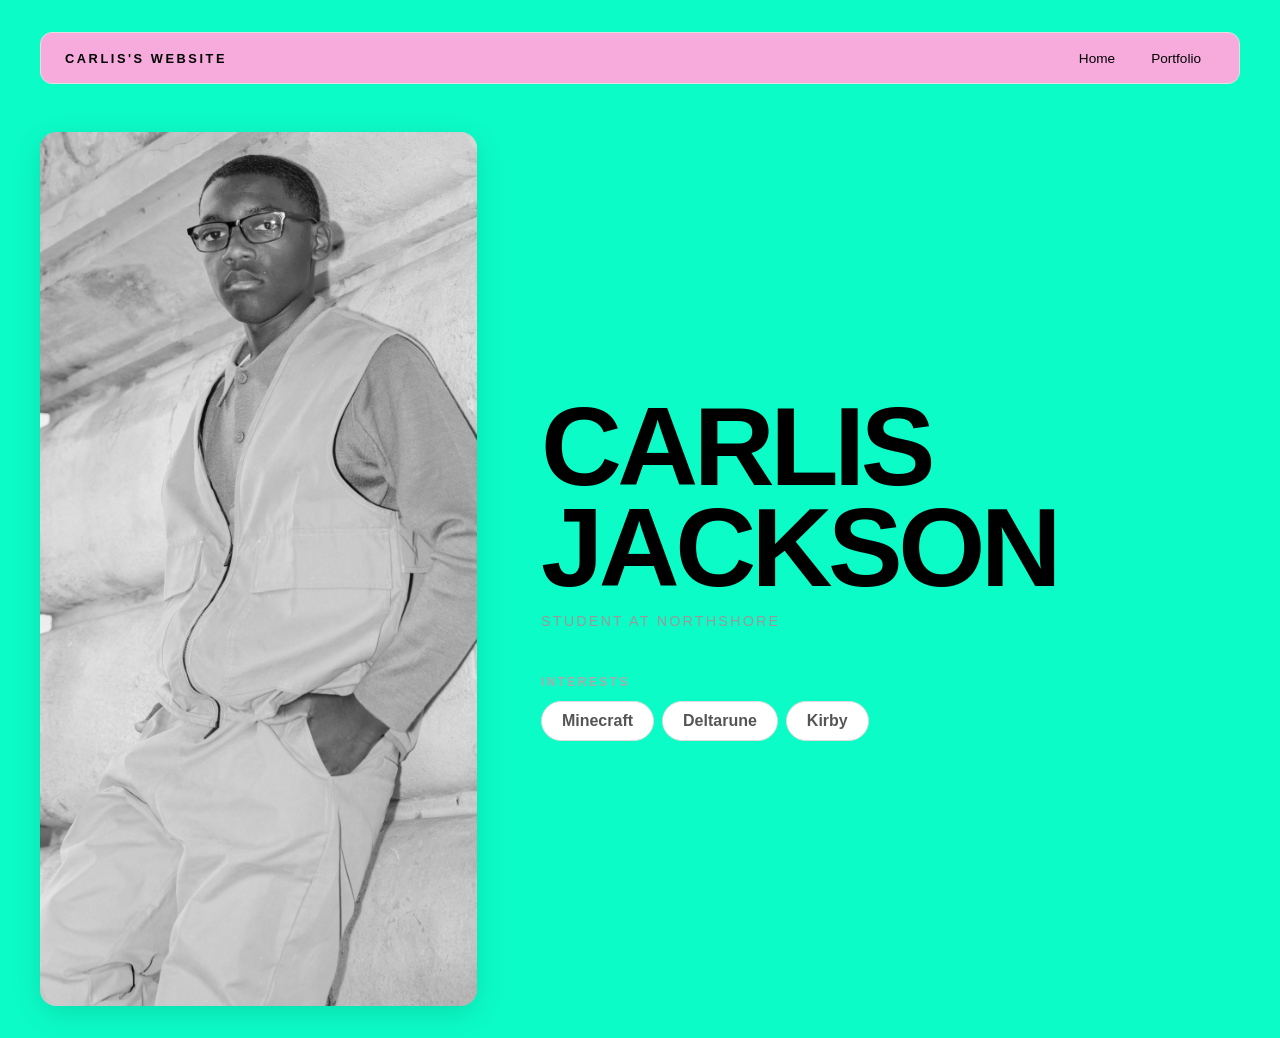
<file: index.html>
<!DOCTYPE html>
<html>

<head>
  <title>Carlis's Website</title>
  <link rel="stylesheet" href="style.css" />
</head>

<body>
  <!-- All content goes here -->
  <div id="all-contents">
    <nav>
      <h1>Carlis's Website</h1>
      <ul id = "nav-ul">
        <li class = "nav-li"><a href = "index.html">Home</a></li>
        <li class = "nav-li"><a href = "portfolio.html">Portfolio</a></li>
      </ul>
    </nav>
    <main>
      <div class="sidebar">
        <img class = "sidebar-img" src = "images/profilepic-carlis.png" alt = "Carlis's Profile Pic">
      </div>
      <div class="content">
        <h2>Carlis Jackson</h2>
        <p>Student at Northshore</p>
        <div id = "interests">
          <h3>Interests</h3>
          <ul>
            <li>Minecraft</li>
            <li>Deltarune</li>
            <li>Kirby</li>
          </ul>
        </div>
      </div>
    </main>
  </div>
</body>

</html>
</file>
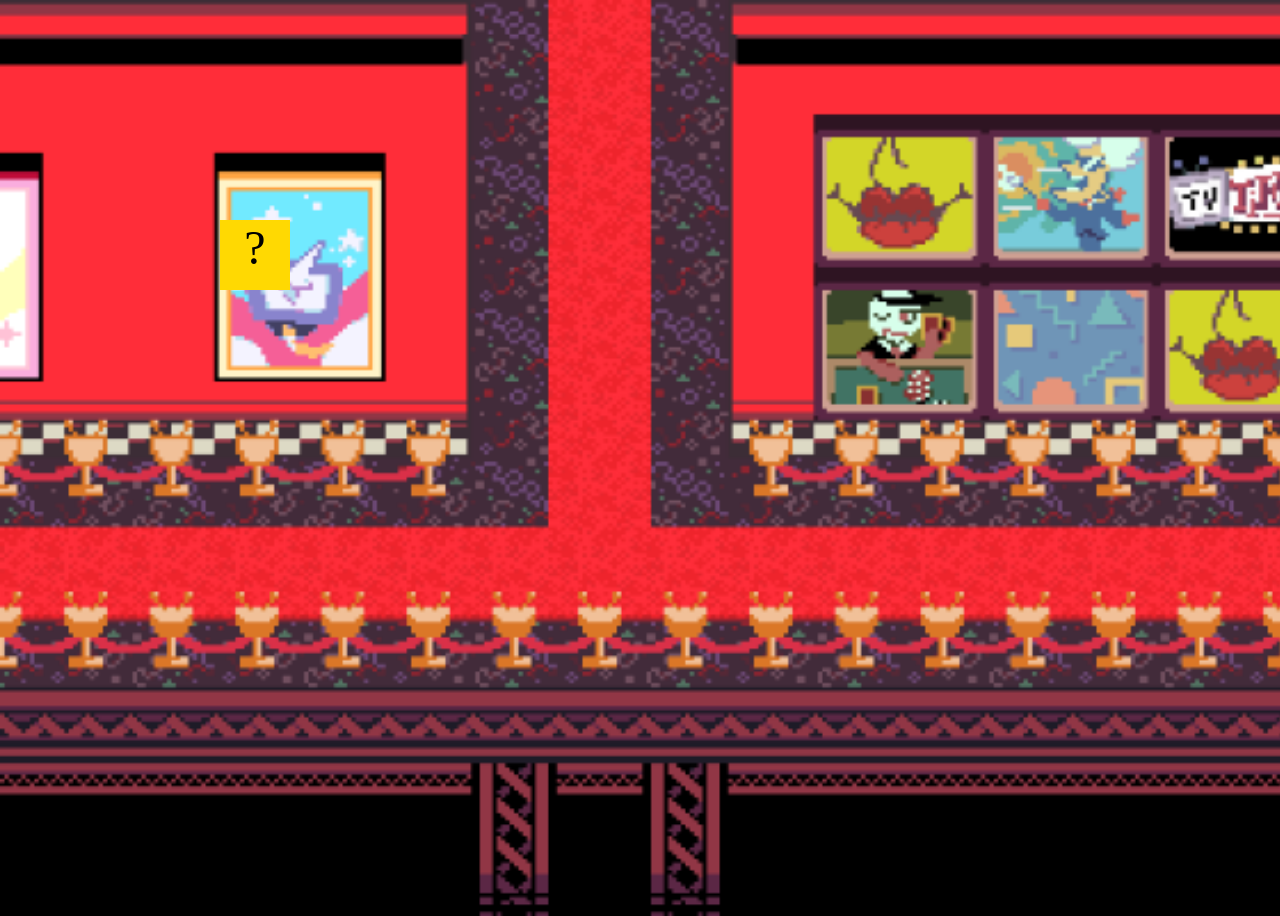
<file: fsd-projects/bouncing-box/index.html>
<!DOCTYPE html>
<html>
  <head>
    <meta charset="utf-8" />
    <title>Bouncing Box</title>
    <script src="jquery.min.js"></script>
    <style>
      body {
        background-image: url("image.png");
        background-color: #cccccc;
          -webkit-background-size: cover;
            -moz-background-size: cover;
            -o-background-size: cover;
            background-size: cover;
      }
      .box {
        width: 70px;
        height: 70px;
        background-color: rgb(255, 217, 2);
        font-size: 300%;
        text-align: center;
        user-select: none;
        display: block;
        position: absolute;
        top: 100px;
        /* Change me! */
        left: 0px;
      }

      .board {
        height: 100vh;
      }
    </style>
    <!-- 	<script src="//cdnjs.cloudflare.com/ajax/libs/jquery/2.1.1/jquery.min.js"></script> -->
  </head>

  <body class="board">
    <!-- HTML for the box -->
    <div class="box">?</div>

    <script>
      (function () {
        "use strict";
        /* global jQuery */

        //////////////////////////////////////////////////////////////////
        /////////////////// SETUP DO NOT DELETE //////////////////////////
        //////////////////////////////////////////////////////////////////

        var box = jQuery(".box"); // reference to the HTML .box element
        var board = jQuery(".board"); // reference to the HTML .board element
        var boardWidth = board.width(); // the maximum X-Coordinate of the screen

        // update the boardWidth variable when the window is resized
        jQuery(window).on("resize", function () {
          boardWidth = board.width();
        });

        // Every 50 milliseconds, call the update Function (see below)
        setInterval(update, 50);

        // Every time the box is clicked, call the handleBoxClick Function (see below)
        box.on("click", handleBoxClick);

        // moves the Box to a new position on the screen along the X-Axis
        function moveBoxTo(newPositionX, newPositionY) {
          box.css("left", newPositionX);
          box.css("top", newPositionY);
        }

        // changes the text displayed on the Box
        function changeBoxText(newText) {
          box.text(newText);
        }

        //////////////////////////////////////////////////////////////////
        /////////////////// YOUR CODE BELOW HERE /////////////////////////
        //////////////////////////////////////////////////////////////////

        // TODO 2 - Variable declarations
        var positionX = 0;
        var positionY = 0;
        var points = 1;
        var speed = 10





        /**
         * This Function will be called 20 times/second.
         * Each time it is called, it should move the Box to a new location.
         * If the box drifts off the screen, turn it around!
         */
        function update() {
          moveBoxTo(positionX, positionY);
          positionX += speed;
          positionY += speed;
          if (positionX > 1848) {
            speed *= -1;
          } else if (positionX < 0) {
            speed *= -1;
          }
          if (positionY > 880) {
            speed *= -1;
          } else if (positionY < 0) {
            speed *= 1;
          }

          
        }

        /**
         * This Function will be called each time the box is clicked.
         * Each time it is called, it should perform each of the following actions:
         * - increase the points total
         * - increase the speed
         * - move the box to the left side of the screen.
         */
        function handleBoxClick() {
          positionX = 0
          positionY = 0
          changeBoxText(points);
          points++;
          speed = 3 * points + 10;




        }


        
      })();
    </script>
  </body>
</html>
</file>
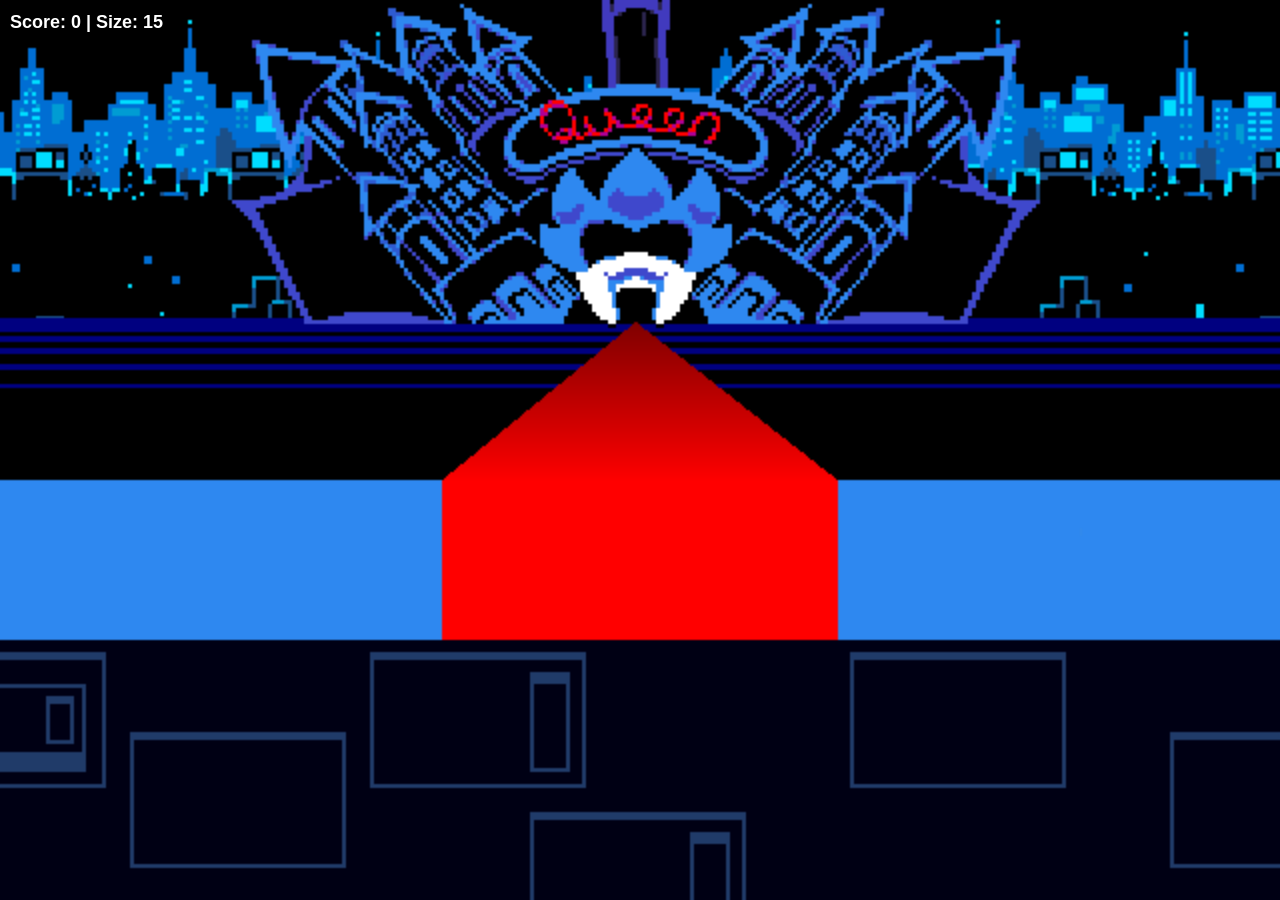
<file: fsd-projects/circularity/index.html>
<!doctype html>

<html>
    <head>
        <meta charset="utf-8">

        <title>Operation Spark || Motion Poem</title>
        <meta name="description" content="Operation Spark Motion Poem">
        <meta name="author" content="operationspark.org">
        <meta name="viewport" content="width=device-width, initial-scale=1.0">
        
        <link href="css/bootstrap.min.css" rel="stylesheet" media="screen">
        <link href="css/style.css" rel="stylesheet">

        <!-- all core CreateJS and 3rd party libraries are listed here: -->
        <script src="bower_components/lodash/lodash.min.js"></script>
        <script src="https://code.createjs.com/1.0.0/easeljs.min.js"></script>
        <script src="https://code.createjs.com/1.0.0/tweenjs.min.js"></script>
        <script src="bower_components/opspark-draw/draw.js"></script>
        <script src="bower_components/racket/racket.js"></script>

        <!-- our app javascript code -->
        <script src="js/opspark.js"></script>
        <script src="js/multiplayer.js"></script>
        <script src="js/gamification.js"></script>
        <script src="js/init.js"></script>
        
        <style type="text/css">
            /*override default styles here*/
        </style>
    </head>
    <body>
        <div style="position: relative; display: inline-block;">
            <canvas id="canvas" width="500" height="500"></canvas>
            
            <!-- Game UI -->
            <div id="score" style="position: absolute; top: 10px; left: 10px; color: white; font-family: Arial, sans-serif; font-size: 18px; font-weight: bold; text-shadow: 2px 2px 4px rgba(0,0,0,0.8); z-index: 10;">
                Score: 0 | Size: 15
            </div>
            
            <div id="multiplayerScore" style="position: absolute; top: 10px; right: 10px; color: white; font-family: Arial, sans-serif; font-size: 16px; font-weight: bold; text-shadow: 2px 2px 4px rgba(0,0,0,0.8); z-index: 10; display: none;">
                <div style="color: #0080FF;">Opponent: Size 15</div>
                <div id="gameTimer" style="color: #FFD700; margin-top: 5px;">Time: 60s</div>
            </div>
            
            <div id="instructions" style="position: absolute; top: 50%; left: 50%; transform: translate(-50%, -50%); color: white; font-family: Arial, sans-serif; text-align: center; background: rgba(0,0,0,0.7); padding: 20px; border-radius: 10px; z-index: 10; display: none;">
                <h2 style="margin: 0 0 10px 0; color: #00FF00;">Circularity</h2>
                <div id="gameMode" style="margin-bottom: 15px;">
                    <button id="singlePlayerBtn" class="game-mode-btn">Single Player</button>
                    <button id="hostGameBtn" class="game-mode-btn">Local Multiplayer</button>
                </div>
                <div id="singlePlayerInstructions">
                    <p style="margin: 5px 0;">🟢 You are the GREEN circle</p>
                    <p style="margin: 5px 0;">Use <strong>WASD</strong> to move</p>
                    <p style="margin: 5px 0;">Absorb smaller circles to grow!</p>
                    <p style="margin: 5px 0;">Avoid larger circles or you'll be absorbed!</p>
                    <p style="margin: 15px 0 5px 0; color: #FFD700;"><strong>Press any key to start!</strong></p>
                </div>
                <div id="multiplayerInstructions" style="display: none;">
                    <p style="margin: 5px 0;">🟢 Player 1: GREEN circle | 🔵 Player 2: BLUE circle</p>
                    <p style="margin: 5px 0;">Player 1 uses <strong>WASD</strong> | Player 2 uses <strong>Arrow Keys</strong></p>
                    <p style="margin: 5px 0;">Absorb circles and each other to grow!</p>
                    <p style="margin: 5px 0;">Biggest circle after 60 seconds wins!</p>
                    <p style="margin: 15px 0 5px 0; color: #FFD700;"><strong>Press any key to start!</strong></p>
                </div>
            </div>
        </div>
        <script id="motion-poem">
            (function(){
                init(window);
                window.opspark.makeGame();
            })();
        </script>
    </body>

</html>
</file>
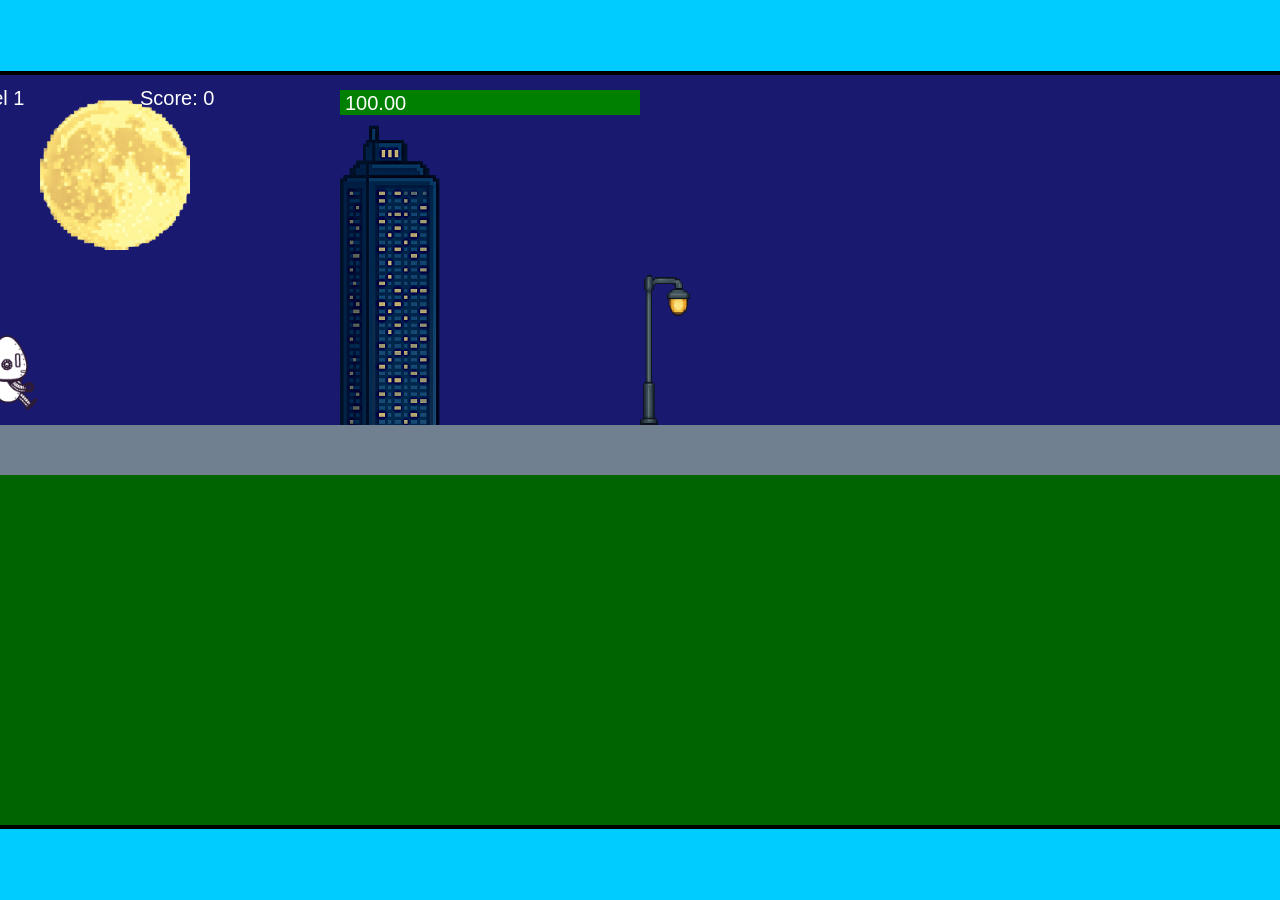
<file: fsd-projects/runtime/index.html>
<!DOCTYPE html>
<html lang="en">
  <head>
    <meta charset="UTF-8" />
    <meta name="viewport" content="width=device-width, initial-scale=1.0" />
    <title>Runtime Neo</title>
    <link rel="stylesheet" href="runtime.css" />
    <script src="https://code.jquery.com/jquery-3.1.0.js"></script>
    <script src="setup.js"></script>
    <script src="levels.js"></script>
    <script src="scenery.js"></script>
    <script src="student.js"></script>
    <script src="main.js"></script>
  </head>
  <body id="body">
    <canvas id="gameCanvas" width="1400" height="750"></canvas>
    <img id="player" src="images/halle.png" />
    <img id="projectile" src="images/projectile.png" />
    <img id="basicPlatform" src="images/interactable/basicPlatform.png" />
    <img id="spikes" src="images/interactable/spikes.png" />
    <img id="bug" src="images/interactable/bug.png" />
    <img id="healthUp" src="images/interactable/healthUp.png" />
    <img id="flag" src="images/interactable/flag.png" />
    <img id="moon" src="images/backgrounds/moon.png" />
    <img id="building" src="images/backgrounds/building.png" />
    <img id="lamp" src="images/backgrounds/lamp.png" />
  </body>
</html>
</file>
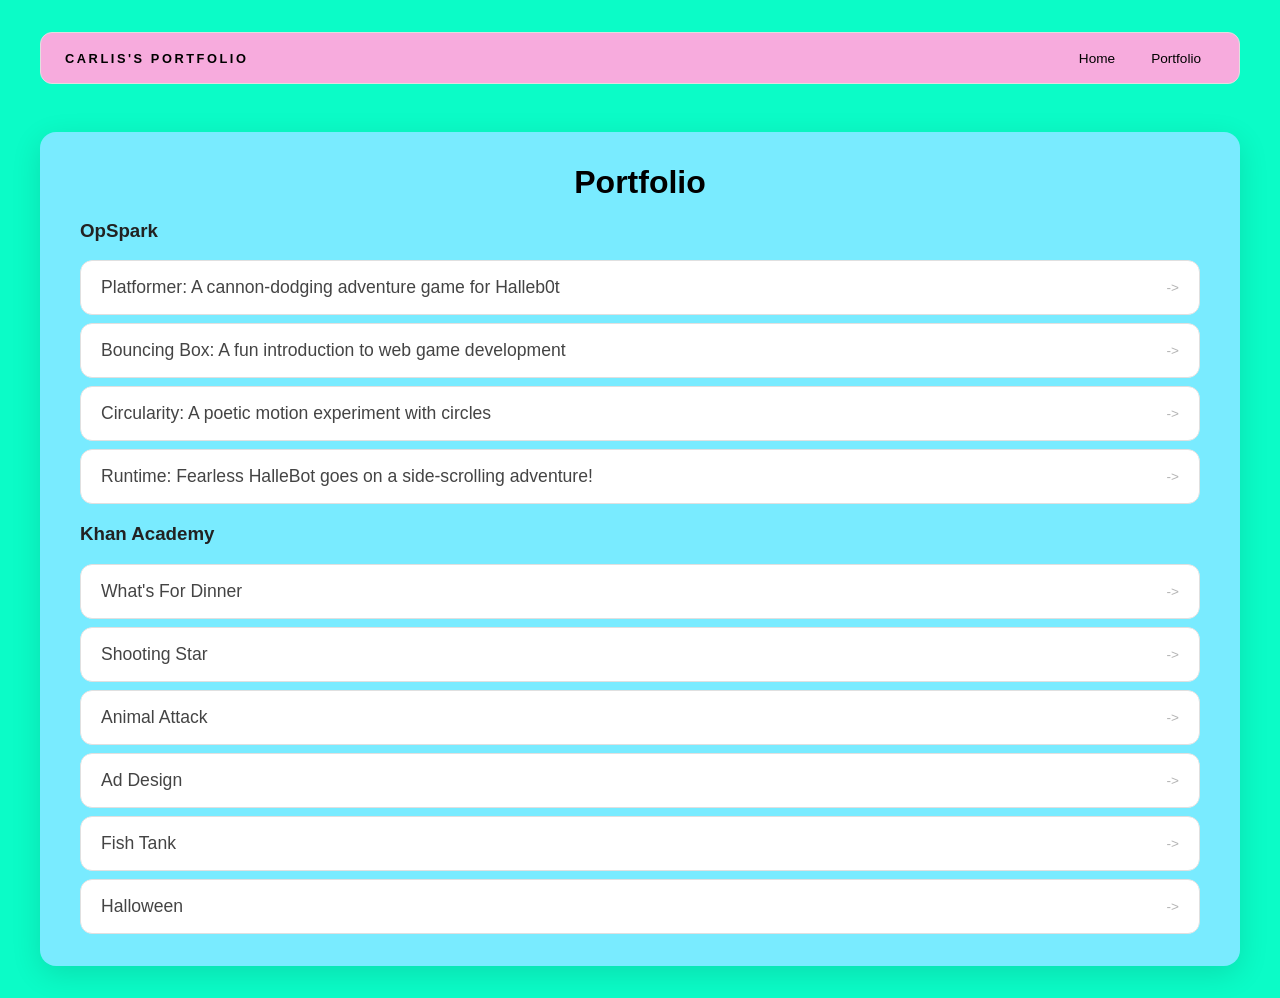
<file: portfolio.html>
<!DOCTYPE html>
<html>

<head>
  <title>Carlis's Portfolio</title>
  <link rel="stylesheet" href="style.css" />
</head>

<body>
  <!-- All content goes here -->
  <div id="all-contents">
    <nav>
      <h1>Carlis's Portfolio</h1>
      <ul id="nav-ul">
        <li class="nav-li"><a href="index.html">Home</a></li>
        <li class="nav-li"><a href="portfolio.html">Portfolio</a></li>
      </ul>
    </nav>
    <main class="portfolio-main">
      <div class="content">
        <div class="portfolio-box">
          <h1>Portfolio</h1>
          <h3>OpSpark</h3>
          <ul class="portfolio" id = "opspark">
            <li>
              <a href="fsd-projects/platformer/" target="_blank">Platformer: A cannon-dodging adventure game for
                Halleb0t</a>
            </li>
            <li>
              <a href="fsd-projects/bouncing-box/" target="_blank">Bouncing Box: A fun introduction to web game
                development</a>
            </li>
            <li>
              <a href="fsd-projects/circularity/" target="_blank">Circularity: A poetic motion experiment with
                circles</a>
            </li>
            <li>
              <a href="fsd-projects/runtime/" target="_blank">Runtime: Fearless HalleBot goes on a side-scrolling
                adventure!</a>
            </li>
          </ul>
          <h3>Khan Academy</h3>
          <ul class="portfolio" id = "khan">
            <li>
              <a href="https://www.khanacademy.org/computer-programming/spin-off-of-project-whats-for-dinner/6087883556765696" target="_blank">What's For Dinner</a>
            </li>
            <li>
              <a href="https://www.khanacademy.org/computer-programming/spin-off-of-project-shooting-star/6375179975770112" target="_blank">Shooting Star</a>
            </li>
            <li>
              <a href="https://www.khanacademy.org/computer-programming/spin-off-of-project-animal-attack/4789161782788096" target="_blank">Animal Attack</a>
            </li>
            <li>
              <a href="https://www.khanacademy.org/computer-programming/spin-off-of-project-ad-design/5585940879097856" target="_blank">Ad Design</a>
            </li>
            <li>
              <a href="https://www.khanacademy.org/computer-programming/carliss-fishing-game/5465907047809024" target="_blank">Fish Tank</a>
            </li>
            <li>
              <a href="https://www.khanacademy.org/computer-programming/jackson_halloween-project/4647459809509376" target="_blank">Halloween</a>
            </li>
          </ul>
        </div>
      </div>
    </main>
  </div>
</body>

</html>
</file>
<file: style.css>
* {
  box-sizing: border-box;
}

body {
  margin: 0;
  background: #0bfcc7;
  color: #222;
  font-family: "Helvetica Neue", Arial, sans-serif;
}

#all-contents {
  max-width: 1500px;
  min-height: 100vh;
  margin: 0 auto;
  padding: 32px 40px;
}

main {
  display: grid;
  grid-template-columns: minmax(220px, 1fr) minmax(420px, 1.6fr);
  align-items: center;
  min-height: calc(100vh - 160px);
  gap: clamp(32px, 5vw, 80px);
}

.sidebar {
  width: 100%;
}

.content {
  display: flex;
  flex-direction: column;
  align-items: flex-start;
  gap: 12px;
}

h2 {
  margin: 0;
  font-size: clamp(4rem, 10vw, 7rem);
  line-height: 0.9;
  font-weight: 900;
  letter-spacing: -0.04em;
  text-transform: uppercase;
  color: #000;
}

.content > p {
  margin: 0;
  color: #999;
  font-size: 0.9rem;
  text-transform: uppercase;
  letter-spacing: 0.15em;
  line-height: 1.4;
}

#interests {
  margin-top: 32px;
  width: 100%;
}

#interests h3 {
  margin: 0 0 12px;
  font-size: 0.75rem;
  font-weight: 700;
  text-transform: uppercase;
  letter-spacing: 0.2em;
  color: #aaa;
}

#interests ul {
  list-style: none;
  margin: 0;
  padding: 0;
  display: flex;
  flex-wrap: wrap;
  gap: 8px;
}

#interests li {
  color: #555;
  font-size: 1rem;
  font-weight: 600;
  padding: 10px 20px;
  background: #fff;
  border: 1px solid #ddd;
  border-radius: 100px;
  transition:
    background 0.25s ease,
    color 0.25s ease,
    transform 0.25s ease;
  cursor: default;
}

#interests li:hover {
  background: #000;
  color: #fff;
  border-color: #000;
  transform: translateY(-2px);
}

.sidebar-img {
  width: 100%;
  max-width: 760px;
  aspect-ratio: 1 / 2;
  object-fit: cover;
  display: block;
  border-radius: 16px;
  filter: grayscale(100%);
  box-shadow: 0 8px 30px rgba(0, 0, 0, 0.12);
  transition:
    filter 0.4s ease,
    transform 0.4s ease,
    box-shadow 0.4s ease;
}

.sidebar-img:hover {
  filter: grayscale(0%);
  transform: translateY(-4px);
  box-shadow: 0 16px 40px rgba(0, 0, 0, 0.18);
}

nav {
  display: flex;
  justify-content: space-between;
  align-items: center;
  margin-bottom: 48px;
  padding: 16px 24px;
  background: #f7abdd;
  border: 1px solid #e0e0e0;
  border-radius: 12px;
}

nav h1 {
  margin: 0;
  font-size: 0.8rem;
  font-weight: 700;
  text-transform: uppercase;
  letter-spacing: 0.2em;
  color: #000000;
}

#nav-ul {
  list-style: none;
  display: flex;
  gap: 8px;
  margin: 0;
  padding: 0;
}

.nav-li a {
  color: #000000;
  text-decoration: none;
  font-size: 0.85rem;
  font-weight: 500;
  padding: 6px 14px;
  border-radius: 8px;
  transition:
    background 0.25s ease,
    color 0.25s ease;
}

.nav-li a:hover {
  background: #000000;
  color: #ffffff;
}

/* Portfolio styles */
.content h1 {
  color: black;
}

.portfolio {
  list-style: none;
  margin: 0;
  padding: 0;
  width: 100%;
  display: flex;
  flex-direction: column;
  gap: 8px;
}

.portfolio li {
  border-radius: 12px;
  overflow: hidden;
}

.portfolio a {
  display: flex;
  justify-content: space-between;
  align-items: center;
  text-decoration: none;
  color: #444;
  padding: 16px 20px;
  font-size: 1.1rem;
  font-weight: 500;
  background: #fff;
  border: 1px solid #e0e0e0;
  border-radius: 12px;
  transition: background 0.25s ease, color 0.25s ease, transform 0.25s ease;
}

.portfolio a:hover {
  background: #000;
  color: #fff;
  transform: translateX(4px);
}

.portfolio a::after {
  content: "->";
  font-size: 0.85rem;
  opacity: 0.4;
  transition: opacity 0.25s ease;
  white-space: nowrap;
}

.portfolio a:hover::after {
  opacity: 1;
}

.portfolio-main {
  display: block;
  min-height: auto;
}

.portfolio-box {
  background: #79ebff;
  padding: 32px 40px;
  border-radius: 16px;
  box-shadow: 0 8px 30px rgba(0, 0, 0, 0.12);
  width: 100%;
}

.portfolio-box h1 {
  text-align: center;
  width: 100%;
  margin: 0;
}

#opspark a:hover {
  background: #90ee90;
  color: #000;
}

#khan a:hover {
  background: #4a90e2;
  color: #fff;
}
</file>
<file: fsd-projects/circularity/css/style.css>
body {
    background-image: url("../img/Circularity_Background.png");
    background-color: #cccccc;
    -webkit-background-size: cover;
    -moz-background-size: cover;
    -o-background-size: cover;
    background-size: cover;
}
/* Game mode button styles */
.game-mode-btn {
    margin: 5px;
    padding: 10px 15px;
    border: none;
    border-radius: 5px;
    cursor: pointer;
    font-weight: bold;
    transition: all 0.3s ease;
    position: relative;
}

.game-mode-btn:hover {
    transform: translateY(-2px);
    box-shadow: 0 4px 8px rgba(0,0,0,0.3);
}

.game-mode-btn.selected {
    transform: scale(1.05);
    box-shadow: 0 0 15px rgba(255,215,0,0.6);
    border: 2px solid #FFD700;
}

.game-mode-btn.selected::after {
    content: "✓";
    position: absolute;
    top: -5px;
    right: -5px;
    background: #FFD700;
    color: black;
    border-radius: 50%;
    width: 20px;
    height: 20px;
    display: flex;
    align-items: center;
    justify-content: center;
    font-size: 12px;
    font-weight: bold;
}

#singlePlayerBtn {
    background: #00FF00;
    color: black;
}

#hostGameBtn {
    background: #0080FF;
    color: white;
}
</file>
<file: fsd-projects/runtime/runtime.css>
/* runtime.css */
/* Styles for Runtime Neo auto-runner game */

img {
  display: none;
}

#gameCanvas {
  position: absolute;
  border: 4px solid #000;
  top: 50%;
  left: 50%;
  transform: translate(-50%, -50%);
}

body {
  margin: 0;
  background-color: #00ccff;
  font-family: Arial, sans-serif;
  text-align: center;
  overflow: hidden;
}
</file>
